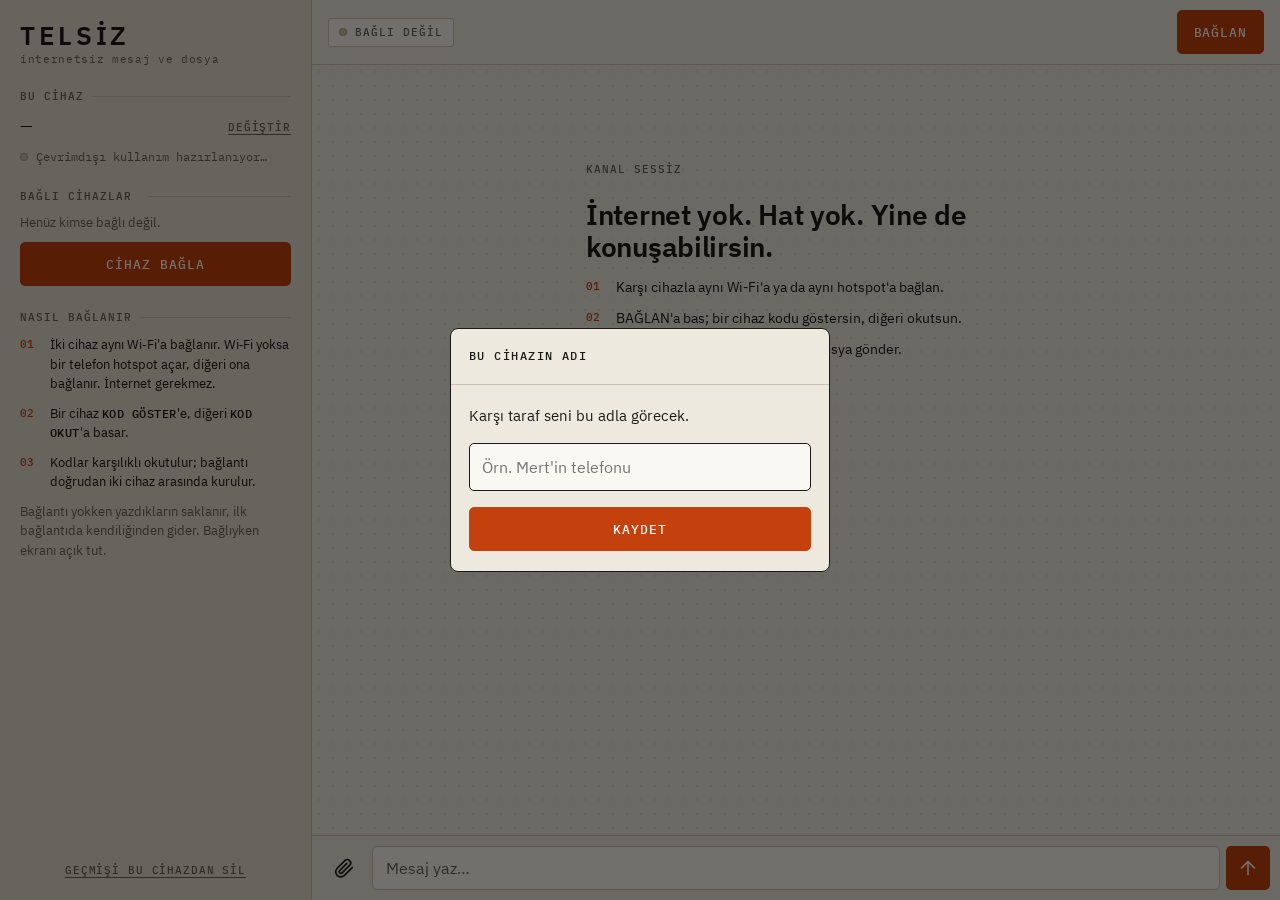
<file: index.html>
<!doctype html>
<html lang="tr">
<head>
<meta charset="utf-8">
<meta name="viewport" content="width=device-width, initial-scale=1, viewport-fit=cover, interactive-widget=resizes-content">
<meta http-equiv="Content-Security-Policy" content="default-src 'self'; script-src 'self'; style-src 'self'; img-src 'self' blob: data:; media-src 'self' blob:; connect-src 'self'; object-src 'none'; base-uri 'none'">
<title>Telsiz</title>
<meta name="description" content="İnternet olmadan, cihazdan cihaza mesaj ve dosya.">
<meta name="theme-color" content="#EDE9DE" media="(prefers-color-scheme: light)">
<meta name="theme-color" content="#131410" media="(prefers-color-scheme: dark)">
<meta name="mobile-web-app-capable" content="yes">
<meta name="apple-mobile-web-app-capable" content="yes">
<meta name="apple-mobile-web-app-title" content="Telsiz">
<link rel="manifest" href="manifest.webmanifest">
<link rel="icon" href="icons/icon.svg" type="image/svg+xml">
<link rel="apple-touch-icon" href="icons/apple-touch-icon.png">
<link rel="stylesheet" href="style.css">
</head>
<body>

<svg class="sprite" aria-hidden="true" focusable="false">
  <symbol id="i-clip" viewBox="0 0 24 24"><path d="M21 11.5l-8.6 8.6a5.5 5.5 0 0 1-7.8-7.8l8.6-8.6a3.7 3.7 0 0 1 5.2 5.2l-8.5 8.5a1.8 1.8 0 0 1-2.6-2.6l7.8-7.8"/></symbol>
  <symbol id="i-send" viewBox="0 0 24 24"><path d="M12 19V5M5 12l7-7 7 7"/></symbol>
  <symbol id="i-close" viewBox="0 0 24 24"><path d="M6 6l12 12M18 6L6 18"/></symbol>
  <symbol id="i-menu" viewBox="0 0 24 24"><path d="M4 7h16M4 12h16M4 17h16"/></symbol>
  <symbol id="i-phone" viewBox="0 0 24 24"><rect x="7" y="3" width="10" height="18" rx="2"/><path d="M11 17.5h2"/></symbol>
  <symbol id="i-laptop" viewBox="0 0 24 24"><path d="M5 6h14v10H5zM2.5 19h19"/></symbol>
</svg>

<div class="app">

  <aside class="rail" id="rail" aria-label="Cihazlar ve ayarlar">
    <div class="rail-top">
      <div class="mark">
        <span class="mark-name">TELSİZ</span>
        <span class="mark-sub">internetsiz mesaj ve dosya</span>
      </div>
      <button class="icon-btn only-mobile" id="rail-close" type="button" aria-label="Kapat"><svg class="ic"><use href="#i-close"/></svg></button>
    </div>

    <section class="block">
      <h2 class="label">Bu cihaz</h2>
      <div class="me">
        <span class="me-name" id="me-name">—</span>
        <button class="link" id="me-edit" type="button">DEĞİŞTİR</button>
      </div>
      <p class="state" id="offline-state"><i class="led"></i><span>Çevrimdışı kullanım hazırlanıyor…</span></p>
      <button class="btn btn-wide" id="install" type="button" hidden>UYGULAMA OLARAK KUR</button>
      <p class="note" id="ios-hint" hidden>iPhone'da kurmak için: Safari'de Paylaş düğmesi → “Ana Ekrana Ekle”.</p>
    </section>

    <section class="block">
      <h2 class="label">Bağlı cihazlar <span id="peer-count"></span></h2>
      <ul class="peers" id="peers"></ul>
      <button class="btn btn-accent btn-wide" id="rail-pair" type="button">CİHAZ BAĞLA</button>
    </section>

    <section class="block">
      <h2 class="label">Nasıl bağlanır</h2>
      <ol class="steps">
        <li>İki cihaz aynı Wi‑Fi'a bağlanır. Wi‑Fi yoksa bir telefon hotspot açar, diğeri ona bağlanır. İnternet gerekmez.</li>
        <li>Bir cihaz <b>KOD GÖSTER</b>'e, diğeri <b>KOD OKUT</b>'a basar.</li>
        <li>Kodlar karşılıklı okutulur; bağlantı doğrudan iki cihaz arasında kurulur.</li>
      </ol>
      <p class="note">Bağlantı yokken yazdıkların saklanır, ilk bağlantıda kendiliğinden gider. Bağlıyken ekranı açık tut.</p>
    </section>

    <section class="block block-last">
      <button class="link danger" id="wipe" type="button">GEÇMİŞİ BU CİHAZDAN SİL</button>
    </section>
  </aside>
  <div class="scrim" id="scrim" hidden></div>

  <main class="chat">
    <header class="bar">
      <button class="icon-btn only-mobile" id="rail-open" type="button" aria-label="Cihazlar ve ayarlar"><svg class="ic"><use href="#i-menu"/></svg></button>
      <div class="bar-id">
        <span class="bar-name only-mobile">TELSİZ</span>
        <span class="readout" id="readout"><i class="led"></i><span id="readout-text">BAĞLI DEĞİL</span></span>
      </div>
      <button class="btn btn-accent" id="bar-pair" type="button">BAĞLAN</button>
    </header>

    <div class="stream" id="stream" role="log" aria-live="polite" aria-label="Mesajlar"></div>
    <button class="jump" id="jump" type="button" hidden>YENİ MESAJ ↓</button>

    <div class="transfers" id="transfers"></div>

    <form class="composer" id="composer" autocomplete="off">
      <button class="icon-btn" id="attach" type="button" aria-label="Dosya ekle"><svg class="ic"><use href="#i-clip"/></svg></button>
      <input type="file" id="file-input" multiple hidden>
      <textarea id="text" rows="1" maxlength="4000" placeholder="Mesaj yaz…" aria-label="Mesaj"></textarea>
      <button class="icon-btn send" id="send" type="submit" aria-label="Gönder"><svg class="ic"><use href="#i-send"/></svg></button>
    </form>
  </main>
</div>

<div class="sheet" id="pair" role="dialog" aria-modal="true" aria-labelledby="pair-title" hidden>
  <div class="card">
    <header class="card-head">
      <h2 id="pair-title">CİHAZ BAĞLA</h2>
      <button class="icon-btn" id="pair-close" type="button" aria-label="Kapat"><svg class="ic"><use href="#i-close"/></svg></button>
    </header>

    <section class="pane" data-pane="menu">
      <p class="lead">İki cihaz aynı Wi‑Fi'da ya da aynı hotspot'ta olmalı. İnternet gerekmez.</p>
      <div class="choices">
        <button class="choice" id="go-show" type="button">
          <span class="choice-t">KOD GÖSTER</span>
          <span class="choice-d">Bu cihaz kodu gösterir, karşı cihaz okutur.</span>
        </button>
        <button class="choice" id="go-scan" type="button">
          <span class="choice-t">KOD OKUT</span>
          <span class="choice-d">Karşı cihazın ekranındaki kodu kamerayla okut.</span>
        </button>
      </div>
      <p class="note">Ortak ağ yoksa bir telefonda hotspot (kişisel erişim noktası) aç, diğer cihaz ona bağlansın.</p>
    </section>

    <section class="pane center" data-pane="busy" hidden>
      <span class="spinner"></span>
      <p class="lead" id="busy-text">Kod hazırlanıyor…</p>
    </section>

    <section class="pane center" data-pane="show" hidden>
      <span class="stepno" id="show-step">ADIM 1 / 2</span>
      <div class="qr" id="qr"></div>
      <p class="lead" id="show-text"></p>
      <button class="btn btn-accent btn-wide" id="show-next" type="button">CEVAP KODUNU OKUT</button>
      <p class="waiting" id="show-wait" hidden><span class="spinner sm"></span>Bağlantı bekleniyor…</p>
      <p class="diag" id="show-diag"></p>
    </section>

    <section class="pane center" data-pane="scan" hidden>
      <div class="finder"><video id="cam" playsinline muted></video><i class="finder-frame"></i></div>
      <p class="lead" id="scan-text">Karşı cihazın ekranındaki kodu çerçeveye getir.</p>
    </section>

    <section class="pane center" data-pane="error" hidden>
      <p class="err" id="err-text"></p>
      <p class="diag" id="err-diag"></p>
      <button class="btn btn-wide" id="err-retry" type="button">BAŞA DÖN</button>
    </section>

    <details class="manual" id="manual">
      <summary>Kamera yok mu? Kodu elle aktar</summary>
      <div class="manual-body">
        <div id="manual-own" hidden>
          <label class="label" for="code-out">Bu cihazın kodu</label>
          <textarea id="code-out" rows="3" readonly></textarea>
          <button class="btn btn-sm" id="code-copy" type="button">KOPYALA</button>
        </div>
        <label class="label" for="code-in">Karşı cihazın kodu</label>
        <textarea id="code-in" rows="3" spellcheck="false" autocapitalize="off" placeholder="TLSZ1|…"></textarea>
        <button class="btn btn-sm" id="code-apply" type="button">UYGULA</button>
      </div>
    </details>
  </div>
</div>

<div class="sheet" id="namebox" role="dialog" aria-modal="true" aria-labelledby="name-title" hidden>
  <form class="card card-sm" id="name-form">
    <header class="card-head"><h2 id="name-title">BU CİHAZIN ADI</h2></header>
    <section class="pane">
      <p class="lead">Karşı taraf seni bu adla görecek.</p>
      <input id="name-input" type="text" maxlength="24" placeholder="Örn. Mert'in telefonu" autocomplete="off" required>
      <button class="btn btn-accent btn-wide" type="submit">KAYDET</button>
    </section>
  </form>
</div>

<div class="lightbox" id="lightbox" hidden><img alt=""></div>
<div class="drop" id="drop" hidden><span>BIRAK, GÖNDERİLSİN</span></div>
<div class="toasts" id="toasts" aria-live="polite"></div>

<script src="vendor/qrcode.js"></script>
<script src="vendor/jsQR.js"></script>
<script src="app.js"></script>
</body>
</html>
</file>
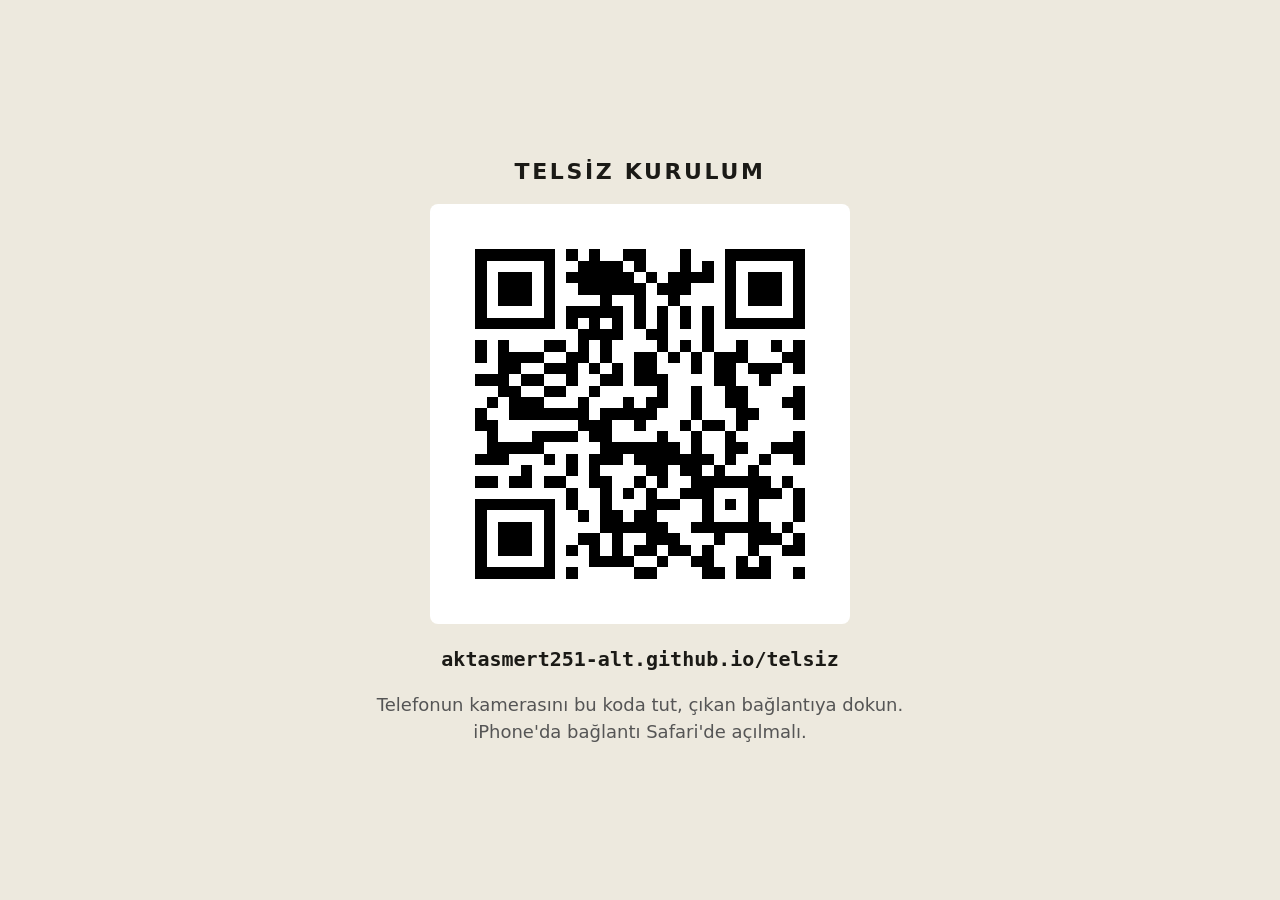
<file: Kurulum-QR.html>
<!doctype html><html lang="tr"><meta charset="utf-8"><title>Telsiz kurulum kodu</title>
<style>body{margin:0;min-height:100vh;display:grid;place-items:center;background:#EDE9DE;color:#1B1A16;font:18px/1.5 system-ui,sans-serif;text-align:center}
main{padding:24px;max-width:560px}svg{width:min(80vw,420px);height:auto;border-radius:8px}h1{font-size:22px;letter-spacing:.12em;margin:0 0 16px}
code{display:block;margin-top:14px;font:600 20px/1.4 Consolas,monospace;word-break:break-all}p{margin:18px 0 0;color:#555}</style>
<main><h1>TELSİZ KURULUM</h1><svg xmlns="http://www.w3.org/2000/svg" viewBox="0 0 37 37" shape-rendering="crispEdges"><rect width="100%" height="100%" fill="#fff"/><path d="M4 4h1v1h-1zM5 4h1v1h-1zM6 4h1v1h-1zM7 4h1v1h-1zM8 4h1v1h-1zM9 4h1v1h-1zM10 4h1v1h-1zM12 4h1v1h-1zM14 4h1v1h-1zM17 4h1v1h-1zM18 4h1v1h-1zM22 4h1v1h-1zM26 4h1v1h-1zM27 4h1v1h-1zM28 4h1v1h-1zM29 4h1v1h-1zM30 4h1v1h-1zM31 4h1v1h-1zM32 4h1v1h-1zM4 5h1v1h-1zM10 5h1v1h-1zM13 5h1v1h-1zM14 5h1v1h-1zM15 5h1v1h-1zM16 5h1v1h-1zM18 5h1v1h-1zM22 5h1v1h-1zM24 5h1v1h-1zM26 5h1v1h-1zM32 5h1v1h-1zM4 6h1v1h-1zM6 6h1v1h-1zM7 6h1v1h-1zM8 6h1v1h-1zM10 6h1v1h-1zM12 6h1v1h-1zM13 6h1v1h-1zM14 6h1v1h-1zM15 6h1v1h-1zM16 6h1v1h-1zM17 6h1v1h-1zM19 6h1v1h-1zM21 6h1v1h-1zM22 6h1v1h-1zM23 6h1v1h-1zM24 6h1v1h-1zM26 6h1v1h-1zM28 6h1v1h-1zM29 6h1v1h-1zM30 6h1v1h-1zM32 6h1v1h-1zM4 7h1v1h-1zM6 7h1v1h-1zM7 7h1v1h-1zM8 7h1v1h-1zM10 7h1v1h-1zM13 7h1v1h-1zM14 7h1v1h-1zM15 7h1v1h-1zM16 7h1v1h-1zM17 7h1v1h-1zM18 7h1v1h-1zM20 7h1v1h-1zM21 7h1v1h-1zM22 7h1v1h-1zM26 7h1v1h-1zM28 7h1v1h-1zM29 7h1v1h-1zM30 7h1v1h-1zM32 7h1v1h-1zM4 8h1v1h-1zM6 8h1v1h-1zM7 8h1v1h-1zM8 8h1v1h-1zM10 8h1v1h-1zM15 8h1v1h-1zM18 8h1v1h-1zM21 8h1v1h-1zM26 8h1v1h-1zM28 8h1v1h-1zM29 8h1v1h-1zM30 8h1v1h-1zM32 8h1v1h-1zM4 9h1v1h-1zM10 9h1v1h-1zM12 9h1v1h-1zM13 9h1v1h-1zM14 9h1v1h-1zM15 9h1v1h-1zM16 9h1v1h-1zM18 9h1v1h-1zM20 9h1v1h-1zM22 9h1v1h-1zM24 9h1v1h-1zM26 9h1v1h-1zM32 9h1v1h-1zM4 10h1v1h-1zM5 10h1v1h-1zM6 10h1v1h-1zM7 10h1v1h-1zM8 10h1v1h-1zM9 10h1v1h-1zM10 10h1v1h-1zM12 10h1v1h-1zM14 10h1v1h-1zM16 10h1v1h-1zM18 10h1v1h-1zM20 10h1v1h-1zM22 10h1v1h-1zM24 10h1v1h-1zM26 10h1v1h-1zM27 10h1v1h-1zM28 10h1v1h-1zM29 10h1v1h-1zM30 10h1v1h-1zM31 10h1v1h-1zM32 10h1v1h-1zM13 11h1v1h-1zM14 11h1v1h-1zM15 11h1v1h-1zM16 11h1v1h-1zM19 11h1v1h-1zM20 11h1v1h-1zM24 11h1v1h-1zM4 12h1v1h-1zM6 12h1v1h-1zM10 12h1v1h-1zM11 12h1v1h-1zM13 12h1v1h-1zM15 12h1v1h-1zM20 12h1v1h-1zM22 12h1v1h-1zM24 12h1v1h-1zM27 12h1v1h-1zM30 12h1v1h-1zM32 12h1v1h-1zM4 13h1v1h-1zM6 13h1v1h-1zM7 13h1v1h-1zM8 13h1v1h-1zM9 13h1v1h-1zM12 13h1v1h-1zM13 13h1v1h-1zM15 13h1v1h-1zM18 13h1v1h-1zM19 13h1v1h-1zM21 13h1v1h-1zM23 13h1v1h-1zM25 13h1v1h-1zM26 13h1v1h-1zM27 13h1v1h-1zM31 13h1v1h-1zM32 13h1v1h-1zM6 14h1v1h-1zM7 14h1v1h-1zM10 14h1v1h-1zM11 14h1v1h-1zM12 14h1v1h-1zM14 14h1v1h-1zM16 14h1v1h-1zM18 14h1v1h-1zM19 14h1v1h-1zM23 14h1v1h-1zM25 14h1v1h-1zM26 14h1v1h-1zM28 14h1v1h-1zM29 14h1v1h-1zM30 14h1v1h-1zM32 14h1v1h-1zM4 15h1v1h-1zM5 15h1v1h-1zM6 15h1v1h-1zM8 15h1v1h-1zM9 15h1v1h-1zM12 15h1v1h-1zM15 15h1v1h-1zM16 15h1v1h-1zM18 15h1v1h-1zM19 15h1v1h-1zM20 15h1v1h-1zM25 15h1v1h-1zM26 15h1v1h-1zM29 15h1v1h-1zM6 16h1v1h-1zM7 16h1v1h-1zM10 16h1v1h-1zM11 16h1v1h-1zM14 16h1v1h-1zM20 16h1v1h-1zM23 16h1v1h-1zM26 16h1v1h-1zM27 16h1v1h-1zM32 16h1v1h-1zM5 17h1v1h-1zM7 17h1v1h-1zM8 17h1v1h-1zM9 17h1v1h-1zM13 17h1v1h-1zM17 17h1v1h-1zM19 17h1v1h-1zM20 17h1v1h-1zM23 17h1v1h-1zM26 17h1v1h-1zM27 17h1v1h-1zM31 17h1v1h-1zM32 17h1v1h-1zM4 18h1v1h-1zM7 18h1v1h-1zM8 18h1v1h-1zM9 18h1v1h-1zM10 18h1v1h-1zM11 18h1v1h-1zM12 18h1v1h-1zM13 18h1v1h-1zM15 18h1v1h-1zM16 18h1v1h-1zM17 18h1v1h-1zM18 18h1v1h-1zM19 18h1v1h-1zM23 18h1v1h-1zM27 18h1v1h-1zM28 18h1v1h-1zM32 18h1v1h-1zM4 19h1v1h-1zM5 19h1v1h-1zM13 19h1v1h-1zM14 19h1v1h-1zM15 19h1v1h-1zM18 19h1v1h-1zM22 19h1v1h-1zM24 19h1v1h-1zM25 19h1v1h-1zM27 19h1v1h-1zM5 20h1v1h-1zM9 20h1v1h-1zM10 20h1v1h-1zM11 20h1v1h-1zM12 20h1v1h-1zM14 20h1v1h-1zM15 20h1v1h-1zM20 20h1v1h-1zM23 20h1v1h-1zM26 20h1v1h-1zM32 20h1v1h-1zM5 21h1v1h-1zM6 21h1v1h-1zM7 21h1v1h-1zM8 21h1v1h-1zM9 21h1v1h-1zM15 21h1v1h-1zM16 21h1v1h-1zM17 21h1v1h-1zM18 21h1v1h-1zM19 21h1v1h-1zM20 21h1v1h-1zM21 21h1v1h-1zM23 21h1v1h-1zM26 21h1v1h-1zM27 21h1v1h-1zM30 21h1v1h-1zM31 21h1v1h-1zM32 21h1v1h-1zM4 22h1v1h-1zM5 22h1v1h-1zM6 22h1v1h-1zM10 22h1v1h-1zM12 22h1v1h-1zM14 22h1v1h-1zM15 22h1v1h-1zM16 22h1v1h-1zM18 22h1v1h-1zM19 22h1v1h-1zM20 22h1v1h-1zM21 22h1v1h-1zM22 22h1v1h-1zM23 22h1v1h-1zM24 22h1v1h-1zM26 22h1v1h-1zM29 22h1v1h-1zM32 22h1v1h-1zM8 23h1v1h-1zM12 23h1v1h-1zM14 23h1v1h-1zM19 23h1v1h-1zM20 23h1v1h-1zM22 23h1v1h-1zM23 23h1v1h-1zM25 23h1v1h-1zM28 23h1v1h-1zM4 24h1v1h-1zM5 24h1v1h-1zM7 24h1v1h-1zM8 24h1v1h-1zM10 24h1v1h-1zM11 24h1v1h-1zM14 24h1v1h-1zM15 24h1v1h-1zM18 24h1v1h-1zM20 24h1v1h-1zM23 24h1v1h-1zM24 24h1v1h-1zM25 24h1v1h-1zM26 24h1v1h-1zM27 24h1v1h-1zM28 24h1v1h-1zM29 24h1v1h-1zM31 24h1v1h-1zM12 25h1v1h-1zM15 25h1v1h-1zM17 25h1v1h-1zM19 25h1v1h-1zM22 25h1v1h-1zM23 25h1v1h-1zM24 25h1v1h-1zM28 25h1v1h-1zM29 25h1v1h-1zM30 25h1v1h-1zM32 25h1v1h-1zM4 26h1v1h-1zM5 26h1v1h-1zM6 26h1v1h-1zM7 26h1v1h-1zM8 26h1v1h-1zM9 26h1v1h-1zM10 26h1v1h-1zM12 26h1v1h-1zM15 26h1v1h-1zM19 26h1v1h-1zM20 26h1v1h-1zM21 26h1v1h-1zM24 26h1v1h-1zM26 26h1v1h-1zM28 26h1v1h-1zM32 26h1v1h-1zM4 27h1v1h-1zM10 27h1v1h-1zM13 27h1v1h-1zM15 27h1v1h-1zM16 27h1v1h-1zM18 27h1v1h-1zM19 27h1v1h-1zM24 27h1v1h-1zM28 27h1v1h-1zM32 27h1v1h-1zM4 28h1v1h-1zM6 28h1v1h-1zM7 28h1v1h-1zM8 28h1v1h-1zM10 28h1v1h-1zM15 28h1v1h-1zM16 28h1v1h-1zM17 28h1v1h-1zM18 28h1v1h-1zM19 28h1v1h-1zM20 28h1v1h-1zM23 28h1v1h-1zM24 28h1v1h-1zM25 28h1v1h-1zM26 28h1v1h-1zM27 28h1v1h-1zM28 28h1v1h-1zM29 28h1v1h-1zM31 28h1v1h-1zM4 29h1v1h-1zM6 29h1v1h-1zM7 29h1v1h-1zM8 29h1v1h-1zM10 29h1v1h-1zM13 29h1v1h-1zM14 29h1v1h-1zM16 29h1v1h-1zM19 29h1v1h-1zM20 29h1v1h-1zM21 29h1v1h-1zM25 29h1v1h-1zM28 29h1v1h-1zM29 29h1v1h-1zM30 29h1v1h-1zM32 29h1v1h-1zM4 30h1v1h-1zM6 30h1v1h-1zM7 30h1v1h-1zM8 30h1v1h-1zM10 30h1v1h-1zM12 30h1v1h-1zM14 30h1v1h-1zM16 30h1v1h-1zM18 30h1v1h-1zM19 30h1v1h-1zM21 30h1v1h-1zM22 30h1v1h-1zM24 30h1v1h-1zM28 30h1v1h-1zM31 30h1v1h-1zM32 30h1v1h-1zM4 31h1v1h-1zM10 31h1v1h-1zM14 31h1v1h-1zM15 31h1v1h-1zM16 31h1v1h-1zM17 31h1v1h-1zM20 31h1v1h-1zM23 31h1v1h-1zM24 31h1v1h-1zM27 31h1v1h-1zM29 31h1v1h-1zM4 32h1v1h-1zM5 32h1v1h-1zM6 32h1v1h-1zM7 32h1v1h-1zM8 32h1v1h-1zM9 32h1v1h-1zM10 32h1v1h-1zM12 32h1v1h-1zM18 32h1v1h-1zM19 32h1v1h-1zM24 32h1v1h-1zM25 32h1v1h-1zM27 32h1v1h-1zM28 32h1v1h-1zM29 32h1v1h-1zM32 32h1v1h-1z"/></svg><code>aktasmert251-alt.github.io/telsiz</code>
<p>Telefonun kamerasını bu koda tut, çıkan bağlantıya dokun.<br>iPhone'da bağlantı Safari'de açılmalı.</p></main></html>
</file>
<file: style.css>
/* Telsiz — saha telsizi: kâğıt zemin, mürekkep, tek sinyal rengi. */

@font-face { font-family: "Plex Sans"; font-weight: 400; font-display: swap; src: url(fonts/ibm-plex-sans-latin-400-normal.woff2) format("woff2"); unicode-range: U+0000-00FF, U+0131, U+0152-0153, U+02BB-02BC, U+02C6, U+02DA, U+02DC, U+2000-206F, U+2074, U+20AC, U+2122, U+2191, U+2193, U+2212, U+2215, U+FEFF, U+FFFD; }
@font-face { font-family: "Plex Sans"; font-weight: 400; font-display: swap; src: url(fonts/ibm-plex-sans-latin-ext-400-normal.woff2) format("woff2"); unicode-range: U+0100-02AF, U+1E00-1E9F, U+1EF2-1EFF, U+2020, U+20A0-20AB, U+20AD-20C0, U+2113, U+2C60-2C7F, U+A720-A7FF; }
@font-face { font-family: "Plex Sans"; font-weight: 500; font-display: swap; src: url(fonts/ibm-plex-sans-latin-500-normal.woff2) format("woff2"); unicode-range: U+0000-00FF, U+0131, U+0152-0153, U+02BB-02BC, U+02C6, U+02DA, U+02DC, U+2000-206F, U+2074, U+20AC, U+2122, U+2191, U+2193, U+2212, U+2215, U+FEFF, U+FFFD; }
@font-face { font-family: "Plex Sans"; font-weight: 500; font-display: swap; src: url(fonts/ibm-plex-sans-latin-ext-500-normal.woff2) format("woff2"); unicode-range: U+0100-02AF, U+1E00-1E9F, U+1EF2-1EFF, U+2020, U+20A0-20AB, U+20AD-20C0, U+2113, U+2C60-2C7F, U+A720-A7FF; }
@font-face { font-family: "Plex Sans"; font-weight: 600; font-display: swap; src: url(fonts/ibm-plex-sans-latin-600-normal.woff2) format("woff2"); unicode-range: U+0000-00FF, U+0131, U+0152-0153, U+02BB-02BC, U+02C6, U+02DA, U+02DC, U+2000-206F, U+2074, U+20AC, U+2122, U+2191, U+2193, U+2212, U+2215, U+FEFF, U+FFFD; }
@font-face { font-family: "Plex Sans"; font-weight: 600; font-display: swap; src: url(fonts/ibm-plex-sans-latin-ext-600-normal.woff2) format("woff2"); unicode-range: U+0100-02AF, U+1E00-1E9F, U+1EF2-1EFF, U+2020, U+20A0-20AB, U+20AD-20C0, U+2113, U+2C60-2C7F, U+A720-A7FF; }
@font-face { font-family: "Plex Mono"; font-weight: 400; font-display: swap; src: url(fonts/ibm-plex-mono-latin-400-normal.woff2) format("woff2"); unicode-range: U+0000-00FF, U+0131, U+0152-0153, U+02BB-02BC, U+02C6, U+02DA, U+02DC, U+2000-206F, U+2074, U+20AC, U+2122, U+2191, U+2193, U+2212, U+2215, U+FEFF, U+FFFD; }
@font-face { font-family: "Plex Mono"; font-weight: 400; font-display: swap; src: url(fonts/ibm-plex-mono-latin-ext-400-normal.woff2) format("woff2"); unicode-range: U+0100-02AF, U+1E00-1E9F, U+1EF2-1EFF, U+2020, U+20A0-20AB, U+20AD-20C0, U+2113, U+2C60-2C7F, U+A720-A7FF; }
@font-face { font-family: "Plex Mono"; font-weight: 500; font-display: swap; src: url(fonts/ibm-plex-mono-latin-500-normal.woff2) format("woff2"); unicode-range: U+0000-00FF, U+0131, U+0152-0153, U+02BB-02BC, U+02C6, U+02DA, U+02DC, U+2000-206F, U+2074, U+20AC, U+2122, U+2191, U+2193, U+2212, U+2215, U+FEFF, U+FFFD; }
@font-face { font-family: "Plex Mono"; font-weight: 500; font-display: swap; src: url(fonts/ibm-plex-mono-latin-ext-500-normal.woff2) format("woff2"); unicode-range: U+0100-02AF, U+1E00-1E9F, U+1EF2-1EFF, U+2020, U+20A0-20AB, U+20AD-20C0, U+2113, U+2C60-2C7F, U+A720-A7FF; }

:root {
  --bg: #EDE9DE;
  --panel: #E3DECF;
  --surface: #FAF8F2;
  --ink: #1B1A16;
  --muted: #666255;
  --line: #C9C3B0;
  --line-soft: #D9D4C4;
  --accent: #C4400C;
  --accent-ink: #FFF9F3;
  --own: #23251F;
  --own-ink: #F1EDE2;
  --own-muted: #A8A493;
  --ok: #2B7A4B;
  --bad: #B3261E;
  --grid: rgba(27, 26, 22, .07);
  --sans: "Plex Sans", system-ui, -apple-system, "Segoe UI", Roboto, sans-serif;
  --mono: "Plex Mono", ui-monospace, "Cascadia Mono", Consolas, monospace;
  --r: 5px;
  color-scheme: light dark;
}
@media (prefers-color-scheme: dark) {
  :root {
    --bg: #131410;
    --panel: #191B16;
    --surface: #21231D;
    --ink: #ECE8DC;
    --muted: #9B9783;
    --line: #363930;
    --line-soft: #2A2D25;
    --accent: #FF7A3D;
    --accent-ink: #1C0E06;
    --own: #E7E2D1;
    --own-ink: #1B1A16;
    --own-muted: #6C6859;
    --ok: #62BF87;
    --bad: #F2796F;
    --grid: rgba(236, 232, 220, .06);
  }
}

* { box-sizing: border-box; }
[hidden] { display: none !important; }
html, body { height: 100%; }
body {
  margin: 0;
  background: var(--bg);
  color: var(--ink);
  font: 16px/1.45 var(--sans);
  -webkit-text-size-adjust: 100%;
  -webkit-tap-highlight-color: transparent;
  overflow: hidden;
}
button, input, textarea { font: inherit; color: inherit; }
button { cursor: pointer; }
h2 { margin: 0; font: inherit; }
p { margin: 0; }
:focus-visible { outline: 2px solid var(--accent); outline-offset: 2px; }
.sprite { position: absolute; width: 0; height: 0; }
.ic { width: 22px; height: 22px; fill: none; stroke: currentColor; stroke-width: 1.8; stroke-linecap: round; stroke-linejoin: round; flex: none; }

/* ---------- ortak parçalar ---------- */
.label {
  display: flex; align-items: center; gap: 8px;
  font: 500 11px/1 var(--mono); letter-spacing: .09em; text-transform: uppercase; color: var(--muted);
  margin: 0 0 10px;
}
.label::after { content: ""; flex: 1; height: 1px; background: var(--line); }
.note { font-size: 13px; line-height: 1.5; color: var(--muted); }
.lead { font-size: 15px; line-height: 1.5; }

.btn {
  display: inline-flex; align-items: center; justify-content: center; gap: 8px;
  min-height: 44px; padding: 0 16px;
  border: 1px solid var(--ink); border-radius: var(--r);
  background: transparent; color: var(--ink);
  font: 500 13px/1 var(--mono); letter-spacing: .07em; text-decoration: none; white-space: nowrap;
  transition: background .15s, color .15s, transform .08s;
}
.btn:hover { background: var(--ink); color: var(--bg); }
.btn:active { transform: translateY(1px); }
.btn-accent { background: var(--accent); border-color: var(--accent); color: var(--accent-ink); }
.btn-accent:hover { background: var(--ink); border-color: var(--ink); color: var(--bg); }
.btn-wide { width: 100%; }
.btn-sm { min-height: 36px; padding: 0 12px; font-size: 12px; }

.icon-btn {
  display: inline-grid; place-items: center; width: 44px; height: 44px; flex: none;
  border: 1px solid transparent; border-radius: var(--r); background: transparent; color: var(--ink);
  transition: background .15s, border-color .15s;
}
.icon-btn:hover { border-color: var(--line); background: var(--surface); }

.link {
  border: 0; background: none; padding: 6px 0;
  font: 500 11px/1 var(--mono); letter-spacing: .08em; color: var(--muted);
  text-decoration: underline; text-underline-offset: 3px;
}
.link:hover { color: var(--ink); }
.link.danger:hover { color: var(--bad); }

.led {
  display: inline-block; width: 8px; height: 8px; border-radius: 50%; flex: none;
  background: var(--line); box-shadow: inset 0 0 0 1px rgba(0, 0, 0, .15);
}
.on > .led { background: var(--ok); animation: pulse 2.4s ease-out infinite; }
@keyframes pulse {
  0% { box-shadow: 0 0 0 0 color-mix(in srgb, var(--ok) 55%, transparent); }
  70%, 100% { box-shadow: 0 0 0 7px transparent; }
}

.spinner {
  display: inline-block; width: 28px; height: 28px; flex: none;
  border: 2px solid var(--line); border-top-color: var(--accent); border-radius: 50%;
  animation: spin .8s linear infinite;
}
.spinner.sm { width: 14px; height: 14px; }
@keyframes spin { to { transform: rotate(360deg); } }

/* ---------- yerleşim ---------- */
.app { display: grid; grid-template-columns: 312px minmax(0, 1fr); height: 100vh; height: 100dvh; }

.rail {
  display: flex; flex-direction: column; gap: 26px;
  padding: 22px 20px calc(18px + env(safe-area-inset-bottom));
  background: var(--panel); border-right: 1px solid var(--line);
  overflow-y: auto; overscroll-behavior: contain;
}
.rail-top { display: flex; align-items: flex-start; justify-content: space-between; }
.mark { display: grid; gap: 6px; }
.mark-name { font: 600 26px/1 var(--sans); letter-spacing: .14em; }
.mark-sub { font: 400 11px/1 var(--mono); letter-spacing: .06em; color: var(--muted); }
.block { display: grid; gap: 10px; }
.block .label { margin-bottom: 2px; }
.block-last { margin-top: auto; }

.me { display: flex; align-items: baseline; justify-content: space-between; gap: 12px; }
.me-name { font-weight: 600; overflow: hidden; text-overflow: ellipsis; white-space: nowrap; }
.state { display: flex; align-items: center; gap: 8px; font: 400 12px/1.3 var(--mono); color: var(--muted); }

.peers { list-style: none; margin: 0; padding: 0; display: grid; gap: 6px; }
.peers:empty::before { content: "Henüz kimse bağlı değil."; font-size: 13px; color: var(--muted); }
.peer {
  display: flex; align-items: center; gap: 10px; padding: 8px 6px 8px 10px;
  background: var(--surface); border: 1px solid var(--line-soft); border-radius: var(--r);
}
.peer-name { flex: 1; min-width: 0; font-weight: 500; overflow: hidden; text-overflow: ellipsis; white-space: nowrap; }
.peer .icon-btn { width: 32px; height: 32px; color: var(--muted); }
.peer .icon-btn .ic { width: 16px; height: 16px; }

.steps { margin: 0; padding: 0; list-style: none; counter-reset: s; display: grid; gap: 10px; font-size: 13px; line-height: 1.5; }
.steps li { counter-increment: s; position: relative; padding-left: 30px; }
.steps li::before { content: counter(s, decimal-leading-zero); position: absolute; left: 0; top: 0; font: 500 11px/1.75 var(--mono); color: var(--accent); }
.steps b { font: 500 12px var(--mono); letter-spacing: .04em; }

.chat { position: relative; display: grid; grid-template-rows: auto minmax(0, 1fr) auto auto; min-width: 0; min-height: 0; }

.bar {
  display: flex; align-items: center; gap: 10px;
  padding: calc(10px + env(safe-area-inset-top)) max(16px, env(safe-area-inset-right)) 10px max(16px, env(safe-area-inset-left));
  border-bottom: 1px solid var(--line); background: var(--bg);
}
.bar-id { flex: 1; min-width: 0; display: flex; align-items: center; gap: 12px; }
.bar-name { font: 600 17px/1 var(--sans); letter-spacing: .14em; }
.readout {
  display: inline-flex; align-items: center; gap: 8px; min-width: 0;
  padding: 8px 10px; border: 1px solid var(--line); border-radius: 3px; background: var(--surface);
  font: 500 11px/1 var(--mono); letter-spacing: .09em; color: var(--muted); white-space: nowrap;
}
.readout.on { color: var(--ink); }

.stream {
  overflow-y: auto; overscroll-behavior: contain;
  padding: 18px max(16px, calc((100% - 780px) / 2)) 14px;
  background-image: radial-gradient(var(--grid) 1px, transparent 1px);
  background-size: 14px 14px;
}

.day, .sys {
  margin: 14px 0; text-align: center;
  font: 500 10.5px/1 var(--mono); letter-spacing: .1em; color: var(--muted);
}
.day { display: flex; align-items: center; gap: 12px; }
.day::before, .day::after { content: ""; flex: 1; height: 1px; background: var(--line); }
.sys { letter-spacing: .04em; font-weight: 400; font-size: 11.5px; }

.msg { display: grid; justify-items: start; margin-top: 14px; animation: rise .18s ease-out both; }
.msg.cont { margin-top: 4px; }
.msg.own { justify-items: end; }
@keyframes rise { from { opacity: 0; transform: translateY(6px); } }
.meta { display: flex; align-items: baseline; gap: 8px; margin: 0 2px 4px; font: 500 11px/1 var(--mono); letter-spacing: .05em; color: var(--muted); }
.who { color: var(--ink); max-width: 22ch; overflow: hidden; text-overflow: ellipsis; white-space: nowrap; }
.bubble {
  max-width: min(78%, 560px); padding: 9px 13px;
  background: var(--surface); border: 1px solid var(--line); border-radius: 12px 12px 12px 3px;
  white-space: pre-wrap; overflow-wrap: anywhere; line-height: 1.42;
}
.own .bubble { background: var(--own); border-color: var(--own); color: var(--own-ink); border-radius: 12px 12px 3px 12px; }
.bubble a { color: inherit; text-underline-offset: 2px; }
.foot { display: flex; gap: 12px; align-items: center; min-height: 0; margin: 0 2px; }
.foot .link { padding: 5px 0 0; font-size: 10px; }
.foot .pend { padding-top: 5px; font: 500 10px/1 var(--mono); letter-spacing: .06em; color: var(--accent); }
@media (hover: hover) {
  .foot .copy { opacity: 0; transition: opacity .12s; }
  .msg:hover .copy, .foot .copy:focus-visible { opacity: 1; }
}

.bubble.file { display: grid; gap: 10px; padding: 10px; white-space: normal; min-width: min(240px, 100%); }
.thumb { display: block; max-width: 100%; max-height: 300px; border-radius: 6px; cursor: zoom-in; background: var(--line-soft); }
.file-row { display: flex; align-items: center; gap: 10px; min-width: 0; }
.ext {
  flex: none; min-width: 46px; padding: 9px 6px; text-align: center; border-radius: 3px;
  background: var(--accent); color: var(--accent-ink);
  font: 500 11px/1 var(--mono); letter-spacing: .06em;
}
.file-info { min-width: 0; }
.file-name { font-weight: 500; overflow: hidden; text-overflow: ellipsis; white-space: nowrap; }
.file-size { font: 400 11px/1.5 var(--mono); color: var(--muted); }
.own .file-size { color: var(--own-muted); }
.file-actions { display: flex; gap: 8px; flex-wrap: wrap; }
.file-actions:empty { display: none; }
.own .file-actions .btn { border-color: var(--own-ink); color: var(--own-ink); }
.own .file-actions .btn:hover { background: var(--own-ink); color: var(--own); }
.gone { font: 400 11px/1.4 var(--mono); color: var(--muted); }
.own .gone { color: var(--own-muted); }

.empty { max-width: 420px; margin: 9vh auto 0; display: grid; gap: 14px; justify-items: start; }
.empty-title { font: 600 28px/1.15 var(--sans); letter-spacing: -.01em; }
.empty .steps { font-size: 14px; }

.jump {
  position: absolute; left: 50%; bottom: 84px; transform: translateX(-50%); z-index: 3;
  padding: 9px 14px; border: 0; border-radius: 99px; background: var(--ink); color: var(--bg);
  font: 500 11px/1 var(--mono); letter-spacing: .08em;
}

.transfers { display: grid; gap: 1px; background: var(--line); }
.transfers:empty { display: none; }
.tr { padding: 9px 16px 10px; background: var(--panel); }
.tr-head { display: flex; align-items: center; gap: 8px; font: 500 12px/1 var(--mono); }
.tr-dir { color: var(--accent); }
.tr-name { flex: 1; min-width: 0; overflow: hidden; text-overflow: ellipsis; white-space: nowrap; }
.tr-pct { color: var(--muted); letter-spacing: .04em; }
.tr-x { display: grid; place-items: center; width: 28px; height: 28px; margin: -8px -6px -8px 0; border: 0; background: none; color: var(--muted); }
.tr-x .ic { width: 15px; height: 15px; }
.tr-bar { height: 3px; margin-top: 8px; background: var(--line); overflow: hidden; }
.tr-bar i { display: block; height: 100%; background: var(--accent); transform: scaleX(0); transform-origin: left; transition: transform .12s linear; }
.tr.ok .tr-bar i { background: var(--ok); }
.tr.bad .tr-pct { color: var(--bad); }

.composer {
  display: flex; align-items: flex-end; gap: 6px;
  padding: 10px max(10px, env(safe-area-inset-right)) calc(10px + env(safe-area-inset-bottom)) max(10px, env(safe-area-inset-left));
  border-top: 1px solid var(--line); background: var(--bg);
}
.composer textarea {
  flex: 1; min-width: 0; min-height: 44px; max-height: 148px; resize: none;
  padding: 10px 13px; border: 1px solid var(--line); border-radius: var(--r);
  background: var(--surface); line-height: 1.4;
}
.composer textarea:focus { outline: none; border-color: var(--ink); }
.composer textarea::placeholder { color: var(--muted); }
.send { background: var(--accent); color: var(--accent-ink); }
.send:hover { background: var(--ink); color: var(--bg); border-color: var(--ink); }

.only-mobile { display: none; }
.scrim { position: fixed; inset: 0; z-index: 25; background: rgba(0, 0, 0, .45); }

/* ---------- bağlantı ekranı ---------- */
.sheet {
  position: fixed; inset: 0; z-index: 40; display: grid; place-items: center; padding: 20px;
  background: rgba(0, 0, 0, .55);
  animation: fade .16s ease-out both;
}
@keyframes fade { from { opacity: 0; } }
.card {
  width: min(100%, 440px); max-height: 100%; overflow-y: auto;
  background: var(--bg); border: 1px solid var(--ink); border-radius: 8px;
  animation: rise .2s ease-out both;
}
.card-sm { width: min(100%, 380px); }
.card-head {
  display: flex; align-items: center; justify-content: space-between; min-height: 56px;
  padding: 6px 8px 6px 18px; border-bottom: 1px solid var(--line);
}
.card-head h2 { font: 500 12px/1 var(--mono); letter-spacing: .12em; }
.pane { display: grid; gap: 16px; padding: 20px 18px; }
.pane.center { justify-items: center; text-align: center; }
.pane[data-pane="busy"] { padding-block: 56px; }

.choices { display: grid; gap: 10px; }
.choice {
  display: grid; gap: 6px; padding: 16px; text-align: left;
  border: 1px solid var(--ink); border-radius: var(--r); background: var(--surface);
  transition: background .15s, color .15s, transform .08s;
}
.choice:hover { background: var(--ink); color: var(--bg); }
.choice:active { transform: translateY(1px); }
.choice-t { font: 500 15px/1 var(--mono); letter-spacing: .08em; }
.choice-d { font-size: 13.5px; line-height: 1.4; opacity: .72; }

.stepno { font: 500 11px/1 var(--mono); letter-spacing: .12em; color: var(--accent); }
.qr {
  width: min(100%, 300px); aspect-ratio: 1; padding: 6px; background: #fff; border-radius: 6px;
  box-shadow: 0 0 0 1px var(--line);
}
.qr svg { display: block; width: 100%; height: 100%; }
.waiting { display: flex; align-items: center; gap: 10px; font: 500 12px/1 var(--mono); letter-spacing: .05em; color: var(--muted); }

.finder { position: relative; width: min(100%, 320px); aspect-ratio: 1; overflow: hidden; border-radius: 6px; background: #000; }
.finder video { width: 100%; height: 100%; object-fit: cover; }
.finder-frame {
  position: absolute; inset: 13%; pointer-events: none;
  background:
    linear-gradient(var(--accent) 0 0) top left / 26px 3px, linear-gradient(var(--accent) 0 0) top left / 3px 26px,
    linear-gradient(var(--accent) 0 0) top right / 26px 3px, linear-gradient(var(--accent) 0 0) top right / 3px 26px,
    linear-gradient(var(--accent) 0 0) bottom left / 26px 3px, linear-gradient(var(--accent) 0 0) bottom left / 3px 26px,
    linear-gradient(var(--accent) 0 0) bottom right / 26px 3px, linear-gradient(var(--accent) 0 0) bottom right / 3px 26px;
  background-repeat: no-repeat;
}
.err { font-size: 15px; line-height: 1.5; color: var(--bad); }
.diag { font: 400 11px/1.5 var(--mono); color: var(--muted); overflow-wrap: anywhere; }
.diag:empty { display: none; }
.diag.warn { color: var(--accent); font-size: 12px; }

.manual { border-top: 1px solid var(--line); }
.manual summary {
  padding: 14px 18px; cursor: pointer; list-style: none;
  font: 500 11px/1 var(--mono); letter-spacing: .07em; color: var(--muted);
}
.manual summary::-webkit-details-marker { display: none; }
.manual summary::before { content: "+ "; }
.manual[open] summary::before { content: "− "; }
.manual-body { display: grid; gap: 8px; padding: 0 18px 18px; justify-items: start; }
.manual-body > div { display: grid; gap: 8px; justify-items: start; width: 100%; margin-bottom: 8px; }
.manual-body .label { width: 100%; margin: 0; }
.manual textarea, #name-input {
  width: 100%; padding: 10px 12px; border: 1px solid var(--line); border-radius: var(--r);
  background: var(--surface);
}
.manual textarea { font: 400 12px/1.45 var(--mono); resize: vertical; word-break: break-all; }
.manual textarea:focus, #name-input:focus { outline: none; border-color: var(--ink); }
#name-input { min-height: 48px; }

/* ---------- katmanlar ---------- */
.lightbox { position: fixed; inset: 0; z-index: 50; display: grid; place-items: center; padding: 16px; background: rgba(0, 0, 0, .9); cursor: zoom-out; }
.lightbox img { max-width: 100%; max-height: 100%; object-fit: contain; }
.drop {
  position: fixed; inset: 12px; z-index: 45; display: grid; place-items: center; pointer-events: none;
  border: 2px dashed var(--accent); border-radius: 10px; background: color-mix(in srgb, var(--bg) 88%, transparent);
  font: 500 15px/1 var(--mono); letter-spacing: .14em; color: var(--accent);
}
.toasts { position: fixed; left: 0; right: 0; bottom: calc(86px + env(safe-area-inset-bottom)); z-index: 60; display: grid; gap: 8px; justify-items: center; pointer-events: none; padding: 0 16px; }
.toast {
  max-width: 100%; padding: 11px 15px; border-radius: var(--r); background: var(--ink); color: var(--bg);
  font-size: 14px; line-height: 1.35; animation: rise .18s ease-out both;
}

/* ---------- telefon ---------- */
@media (max-width: 860px) {
  .app { grid-template-columns: minmax(0, 1fr); }
  .only-mobile { display: inline-grid; }
  span.only-mobile { display: inline; }
  .rail {
    position: fixed; inset: 0 auto 0 0; z-index: 30; width: min(88vw, 340px);
    padding-top: calc(16px + env(safe-area-inset-top));
    transform: translateX(-102%); visibility: hidden;
    transition: transform .22s ease, visibility 0s .22s;
  }
  .rail.open { transform: none; visibility: visible; transition: transform .22s ease; }
  .bar { padding-left: max(8px, env(safe-area-inset-left)); gap: 6px; }
  .bar-id { gap: 10px; }
  .bubble { max-width: 86%; }
  .sheet { padding: 0; place-items: end stretch; }
  .card, .card-sm { width: 100%; max-height: 94dvh; border-radius: 14px 14px 0 0; border-width: 1px 0 0; padding-bottom: env(safe-area-inset-bottom); }
  .empty { margin-top: 5vh; }
}
@media (max-width: 380px) {
  .bar-name { display: none !important; }
}

@media (prefers-reduced-motion: reduce) {
  *, *::before, *::after { animation-duration: .01ms !important; transition-duration: .01ms !important; }
}
</file>
